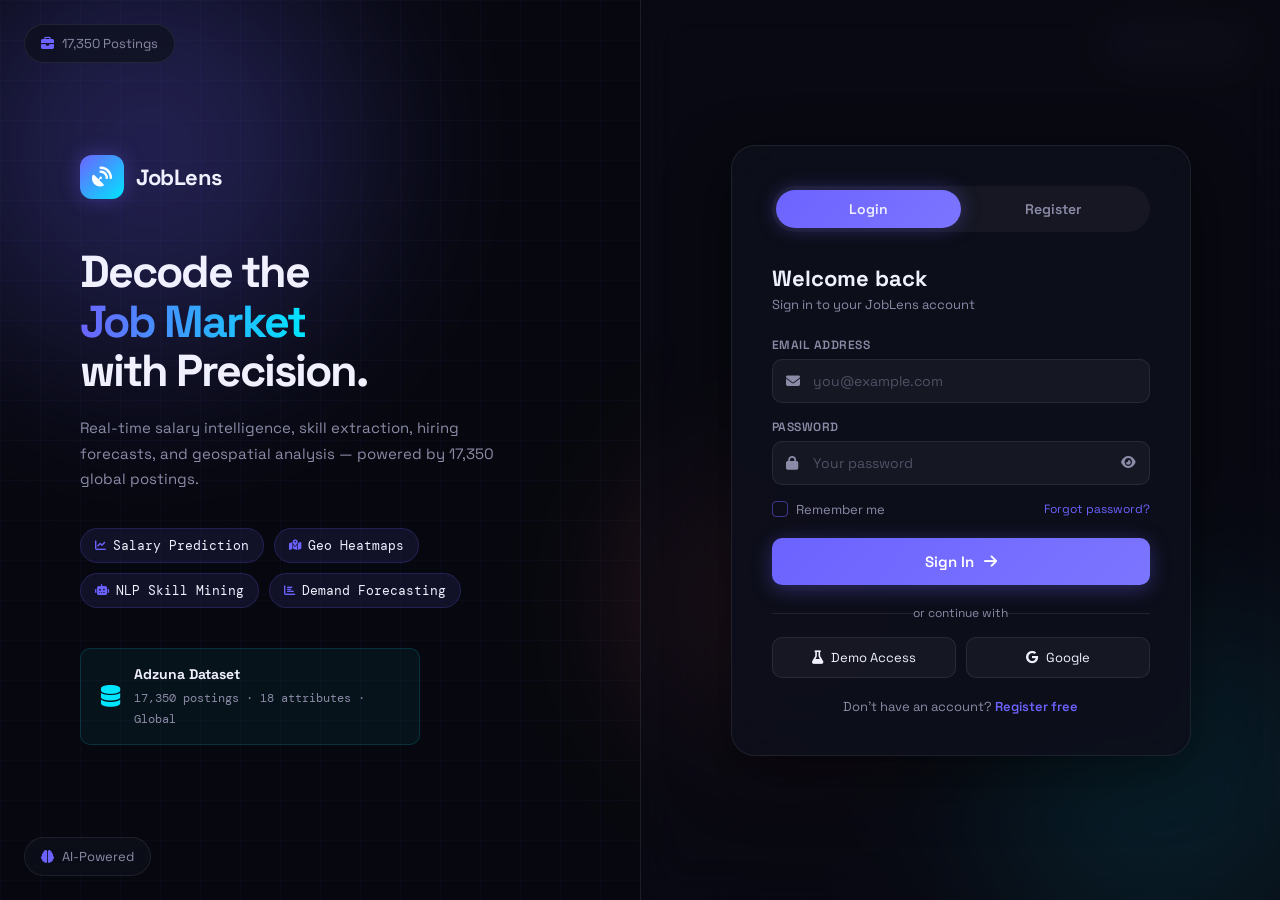
<file: index.html>
<!DOCTYPE html>
<html lang="en">
<head>
  <meta charset="UTF-8" />
  <meta name="viewport" content="width=device-width, initial-scale=1.0"/>
  <title>JobLens — Global Job Intelligence</title>
  <link rel="stylesheet" href="style.css" />
  <link href="https://fonts.googleapis.com/css2?family=Space+Grotesk:wght@300;400;500;600;700&family=DM+Mono:wght@300;400;500&display=swap" rel="stylesheet"/>
  <link rel="stylesheet" href="https://cdnjs.cloudflare.com/ajax/libs/font-awesome/6.5.0/css/all.min.css"/>
</head>
<body class="auth-body">

  <!-- Animated Background -->
  <div class="bg-grid"></div>
  <div class="bg-orbs">
    <div class="orb orb-1"></div>
    <div class="orb orb-2"></div>
    <div class="orb orb-3"></div>
  </div>

  <!-- Floating Stats Badges -->
  <div class="floating-badge badge-top-left">
    <i class="fas fa-briefcase"></i>
    <span>17,350 Postings</span>
  </div>
  <div class="floating-badge badge-top-right">
    <i class="fas fa-globe"></i>
    <span>Global Coverage</span>
  </div>
  <div class="floating-badge badge-bottom-left">
    <i class="fas fa-brain"></i>
    <span>AI-Powered</span>
  </div>

  <!-- Main Auth Container -->
  <div class="auth-wrapper">

    <!-- Left Panel -->
    <div class="auth-left">
      <div class="brand">
        <div class="brand-icon"><i class="fas fa-satellite-dish"></i></div>
        <span class="brand-name">JobLens</span>
      </div>
      <h1 class="auth-headline">
        Decode the<br/>
        <span class="highlight-text">Job Market</span><br/>
        with Precision.
      </h1>
      <p class="auth-sub">
        Real-time salary intelligence, skill extraction, hiring forecasts, and geospatial analysis — powered by 17,350 global postings.
      </p>

      <div class="feature-pills">
        <div class="pill"><i class="fas fa-chart-line"></i> Salary Prediction</div>
        <div class="pill"><i class="fas fa-map-marked-alt"></i> Geo Heatmaps</div>
        <div class="pill"><i class="fas fa-robot"></i> NLP Skill Mining</div>
        <div class="pill"><i class="fas fa-chart-bar"></i> Demand Forecasting</div>
      </div>

      <div class="dataset-badge">
        <i class="fas fa-database"></i>
        <div>
          <strong>Adzuna Dataset</strong>
          <span>17,350 postings · 18 attributes · Global</span>
        </div>
      </div>
    </div>

    <!-- Right Panel — Auth Form -->
    <div class="auth-right">
      <div class="auth-card">

        <!-- Tab Switcher -->
        <div class="tab-bar">
          <button class="tab-btn active" id="loginTab" onclick="switchTab('login')">Login</button>
          <button class="tab-btn" id="registerTab" onclick="switchTab('register')">Register</button>
          <div class="tab-indicator" id="tabIndicator"></div>
        </div>

        <!-- LOGIN FORM -->
        <div class="form-section active" id="loginForm">
          <div class="form-header">
            <h2>Welcome back</h2>
            <p>Sign in to your JobLens account</p>
          </div>

          <div class="input-group">
            <label>Email Address</label>
            <div class="input-wrap">
              <i class="fas fa-envelope"></i>
              <input type="email" id="loginEmail" placeholder="you@example.com" autocomplete="off"/>
            </div>
          </div>

          <div class="input-group">
            <label>Password</label>
            <div class="input-wrap">
              <i class="fas fa-lock"></i>
              <input type="password" id="loginPassword" placeholder="Your password"/>
              <i class="fas fa-eye toggle-eye" onclick="togglePwd('loginPassword', this)"></i>
            </div>
          </div>

          <div class="form-meta">
            <label class="checkbox-label">
              <input type="checkbox" id="rememberMe"/>
              <span class="custom-check"></span>
              Remember me
            </label>
            <a href="#" class="forgot-link">Forgot password?</a>
          </div>

          <button class="auth-btn" onclick="handleLogin()">
            <span>Sign In</span>
            <i class="fas fa-arrow-right"></i>
          </button>

          <div class="divider"><span>or continue with</span></div>

          <div class="social-btns">
            <button class="social-btn" onclick="demoLogin()">
              <i class="fas fa-flask"></i> Demo Access
            </button>
            <button class="social-btn">
              <i class="fab fa-google"></i> Google
            </button>
          </div>

          <p class="switch-text">Don't have an account? <a onclick="switchTab('register')">Register free</a></p>
        </div>

        <!-- REGISTER FORM -->
        <div class="form-section" id="registerForm">
          <div class="form-header">
            <h2>Create account</h2>
            <p>Start exploring the job market</p>
          </div>

          <div class="input-row">
            <div class="input-group">
              <label>First Name</label>
              <div class="input-wrap">
                <i class="fas fa-user"></i>
                <input type="text" id="regFirstName" placeholder="John"/>
              </div>
            </div>
            <div class="input-group">
              <label>Last Name</label>
              <div class="input-wrap">
                <i class="fas fa-user"></i>
                <input type="text" id="regLastName" placeholder="Doe"/>
              </div>
            </div>
          </div>

          <div class="input-group">
            <label>Email Address</label>
            <div class="input-wrap">
              <i class="fas fa-envelope"></i>
              <input type="email" id="regEmail" placeholder="you@example.com"/>
            </div>
          </div>

          <div class="input-group">
            <label>Job Role Interest</label>
            <div class="input-wrap">
              <i class="fas fa-briefcase"></i>
              <input type="text" id="regRole" placeholder="e.g. Data Scientist, Developer"/>
            </div>
          </div>

          <div class="input-group">
            <label>Password</label>
            <div class="input-wrap">
              <i class="fas fa-lock"></i>
              <input type="password" id="regPassword" placeholder="Min. 8 characters"/>
              <i class="fas fa-eye toggle-eye" onclick="togglePwd('regPassword', this)"></i>
            </div>
            <div class="strength-bar">
              <div class="strength-fill" id="strengthFill"></div>
            </div>
            <span class="strength-label" id="strengthLabel"></span>
          </div>

          <div class="input-group">
            <label>Confirm Password</label>
            <div class="input-wrap">
              <i class="fas fa-lock"></i>
              <input type="password" id="regConfirm" placeholder="Repeat password"/>
            </div>
          </div>

          <div class="terms-row">
            <label class="checkbox-label">
              <input type="checkbox" id="agreeTerms"/>
              <span class="custom-check"></span>
              I agree to <a href="#">Terms</a> and <a href="#">Privacy Policy</a>
            </label>
          </div>

          <button class="auth-btn" onclick="handleRegister()">
            <span>Create Account</span>
            <i class="fas fa-rocket"></i>
          </button>

          <p class="switch-text">Already have an account? <a onclick="switchTab('login')">Sign in</a></p>
        </div>

        <!-- Toast Notification -->
        <div class="toast" id="toast"></div>
      </div>
    </div>
  </div>

  <script src="auth.js"></script>
</body>
</html>
</file>
<file: style.css>
/* ===================================
   JobLens — Global Styles
   Design: Dark space + electric indigo
   Font: Space Grotesk + DM Mono
=================================== */

:root {
  --bg-deep:     #07080f;
  --bg-card:     rgba(14, 16, 28, 0.85);
  --bg-input:    rgba(255,255,255,0.04);
  --accent:      #6c63ff;
  --accent-glow: rgba(108,99,255,0.35);
  --accent2:     #00e5ff;
  --accent3:     #ff6b6b;
  --text-primary:#f0f0ff;
  --text-muted:  #8b8ba7;
  --border:      rgba(255,255,255,0.08);
  --border-hover:rgba(108,99,255,0.5);
  --success:     #00c896;
  --warning:     #ffb347;
  --error:       #ff6b6b;
  --radius:      16px;
  --radius-sm:   10px;
  --shadow:      0 20px 60px rgba(0,0,0,0.5);
}

*, *::before, *::after { box-sizing: border-box; margin: 0; padding: 0; }

body {
  font-family: 'Space Grotesk', sans-serif;
  color: var(--text-primary);
  background: var(--bg-deep);
  min-height: 100vh;
  overflow-x: hidden;
}

/* ===========================
   AUTH PAGE
=========================== */

.auth-body { overflow: hidden; }

/* Background Grid */
.bg-grid {
  position: fixed; inset: 0; z-index: 0;
  background-image:
    linear-gradient(rgba(108,99,255,0.04) 1px, transparent 1px),
    linear-gradient(90deg, rgba(108,99,255,0.04) 1px, transparent 1px);
  background-size: 40px 40px;
}

/* Orbs */
.bg-orbs { position: fixed; inset: 0; z-index: 0; pointer-events: none; }
.orb {
  position: absolute; border-radius: 50%;
  filter: blur(80px); opacity: 0.35;
  animation: floatOrb 12s ease-in-out infinite alternate;
}
.orb-1 { width: 500px; height: 500px; background: radial-gradient(circle, #6c63ff, transparent); top: -100px; left: -100px; animation-delay: 0s; }
.orb-2 { width: 400px; height: 400px; background: radial-gradient(circle, #00e5ff, transparent); bottom: -80px; right: -80px; animation-delay: 4s; }
.orb-3 { width: 300px; height: 300px; background: radial-gradient(circle, #ff6b6b, transparent); top: 50%; left: 50%; animation-delay: 2s; }
@keyframes floatOrb { from { transform: translate(0,0) scale(1); } to { transform: translate(30px,30px) scale(1.1); } }

/* Floating Badges */
.floating-badge {
  position: fixed; z-index: 5;
  display: flex; align-items: center; gap: 8px;
  background: rgba(14,16,28,0.7);
  border: 1px solid var(--border);
  padding: 10px 16px; border-radius: 40px;
  font-size: 13px; color: var(--text-muted);
  backdrop-filter: blur(12px);
  animation: floatBadge 4s ease-in-out infinite alternate;
}
.floating-badge i { color: var(--accent); }
.badge-top-left    { top: 24px; left: 24px; animation-delay: 0s; }
.badge-top-right   { top: 24px; right: 24px; animation-delay: 1s; }
.badge-bottom-left { bottom: 24px; left: 24px; animation-delay: 2s; }
@keyframes floatBadge { from { transform: translateY(0); } to { transform: translateY(-8px); } }

/* Auth Layout */
.auth-wrapper {
  position: relative; z-index: 10;
  display: grid; grid-template-columns: 1fr 1fr;
  min-height: 100vh;
}

/* ---- LEFT PANEL ---- */
.auth-left {
  display: flex; flex-direction: column;
  justify-content: center; padding: 60px 60px 60px 80px;
  position: relative;
}

.brand {
  display: flex; align-items: center; gap: 12px;
  margin-bottom: 48px;
}
.brand-icon {
  width: 44px; height: 44px;
  background: linear-gradient(135deg, var(--accent), var(--accent2));
  border-radius: 12px;
  display: flex; align-items: center; justify-content: center;
  font-size: 20px; color: #fff;
  box-shadow: 0 0 20px var(--accent-glow);
}
.brand-name { font-size: 22px; font-weight: 700; letter-spacing: -0.5px; }

.auth-headline {
  font-size: clamp(2rem, 3.5vw, 3.2rem);
  font-weight: 700;
  line-height: 1.1;
  letter-spacing: -2px;
  margin-bottom: 20px;
}
.highlight-text {
  background: linear-gradient(90deg, var(--accent), var(--accent2));
  -webkit-background-clip: text;
  -webkit-text-fill-color: transparent;
  background-clip: text;
}

.auth-sub {
  font-size: 15px; color: var(--text-muted);
  line-height: 1.7; max-width: 420px;
  margin-bottom: 36px;
}

.feature-pills {
  display: flex; flex-wrap: wrap; gap: 10px;
  margin-bottom: 40px;
}
.pill {
  display: flex; align-items: center; gap: 7px;
  padding: 8px 14px;
  background: rgba(108,99,255,0.1);
  border: 1px solid rgba(108,99,255,0.2);
  border-radius: 30px;
  font-size: 13px; color: var(--text-primary);
  font-family: 'DM Mono', monospace;
}
.pill i { color: var(--accent); font-size: 11px; }

.dataset-badge {
  display: flex; align-items: center; gap: 14px;
  padding: 16px 20px;
  background: rgba(0,229,255,0.05);
  border: 1px solid rgba(0,229,255,0.15);
  border-radius: var(--radius-sm);
  max-width: 340px;
}
.dataset-badge i { font-size: 22px; color: var(--accent2); }
.dataset-badge strong { display: block; font-size: 14px; margin-bottom: 3px; }
.dataset-badge span { font-size: 12px; color: var(--text-muted); font-family: 'DM Mono', monospace; }

/* ---- RIGHT PANEL ---- */
.auth-right {
  display: flex; align-items: center; justify-content: center;
  padding: 40px;
  background: rgba(10,11,20,0.6);
  backdrop-filter: blur(20px);
  border-left: 1px solid var(--border);
}

.auth-card {
  width: 100%; max-width: 460px;
  background: var(--bg-card);
  border: 1px solid var(--border);
  border-radius: 24px;
  padding: 40px;
  backdrop-filter: blur(30px);
  box-shadow: var(--shadow);
  position: relative;
}

/* Tab Bar */
.tab-bar {
  position: relative;
  display: flex;
  background: rgba(255,255,255,0.04);
  border-radius: 40px;
  padding: 4px;
  margin-bottom: 32px;
}
.tab-btn {
  flex: 1; padding: 10px;
  background: none; border: none;
  color: var(--text-muted); cursor: pointer;
  font-family: 'Space Grotesk', sans-serif;
  font-size: 14px; font-weight: 600;
  border-radius: 36px; z-index: 2;
  position: relative; transition: color 0.3s;
}
.tab-btn.active { color: var(--text-primary); }
.tab-indicator {
  position: absolute; top: 4px; left: 4px;
  height: calc(100% - 8px); width: calc(50% - 4px);
  background: linear-gradient(135deg, var(--accent), #7c75ff);
  border-radius: 36px;
  transition: transform 0.35s cubic-bezier(0.4,0,0.2,1);
  box-shadow: 0 0 20px var(--accent-glow);
}
.tab-indicator.right { transform: translateX(100%); }

/* Form Sections */
.form-section { display: none; }
.form-section.active { display: block; animation: fadeUp 0.3s ease; }
@keyframes fadeUp { from { opacity: 0; transform: translateY(10px); } to { opacity: 1; transform: translateY(0); } }

.form-header { margin-bottom: 24px; }
.form-header h2 { font-size: 22px; font-weight: 700; margin-bottom: 4px; }
.form-header p { font-size: 13px; color: var(--text-muted); }

/* Input Groups */
.input-row { display: grid; grid-template-columns: 1fr 1fr; gap: 12px; }
.input-group { margin-bottom: 16px; }
.input-group label { display: block; font-size: 12px; font-weight: 600; color: var(--text-muted); margin-bottom: 6px; text-transform: uppercase; letter-spacing: 0.5px; }

.input-wrap {
  position: relative; display: flex; align-items: center;
}
.input-wrap i:first-child {
  position: absolute; left: 14px;
  color: var(--text-muted); font-size: 14px; pointer-events: none;
}
.input-wrap input {
  width: 100%; padding: 12px 40px 12px 40px;
  background: var(--bg-input);
  border: 1px solid var(--border);
  border-radius: var(--radius-sm);
  color: var(--text-primary);
  font-family: 'Space Grotesk', sans-serif;
  font-size: 14px;
  transition: border-color 0.2s, box-shadow 0.2s;
  outline: none;
}
.input-wrap input:focus {
  border-color: var(--accent);
  box-shadow: 0 0 0 3px rgba(108,99,255,0.15);
  background: rgba(108,99,255,0.05);
}
.input-wrap input::placeholder { color: rgba(139,139,167,0.5); }
.toggle-eye {
  position: absolute; right: 14px;
  cursor: pointer; color: var(--text-muted);
  font-size: 13px; z-index: 2;
}

/* Strength Bar */
.strength-bar { height: 3px; background: rgba(255,255,255,0.07); border-radius: 2px; margin-top: 8px; overflow: hidden; }
.strength-fill { height: 100%; width: 0%; border-radius: 2px; transition: width 0.3s, background 0.3s; }
.strength-label { font-size: 11px; color: var(--text-muted); margin-top: 4px; display: block; font-family: 'DM Mono', monospace; }

/* Form Meta */
.form-meta { display: flex; justify-content: space-between; align-items: center; margin-bottom: 20px; }
.forgot-link { font-size: 12px; color: var(--accent); text-decoration: none; }
.forgot-link:hover { text-decoration: underline; }

/* Checkbox */
.checkbox-label { display: flex; align-items: center; gap: 8px; cursor: pointer; font-size: 13px; color: var(--text-muted); }
.checkbox-label input { display: none; }
.custom-check {
  width: 16px; height: 16px;
  border: 1.5px solid var(--border-hover);
  border-radius: 4px; flex-shrink: 0;
  transition: background 0.2s;
  display: flex; align-items: center; justify-content: center;
}
.checkbox-label input:checked + .custom-check {
  background: var(--accent);
  border-color: var(--accent);
}
.checkbox-label input:checked + .custom-check::after {
  content: '✓'; font-size: 10px; color: white; font-weight: 700;
}
.checkbox-label a { color: var(--accent); text-decoration: none; }
.terms-row { margin-bottom: 20px; }

/* Auth Button */
.auth-btn {
  width: 100%; padding: 14px;
  background: linear-gradient(135deg, var(--accent), #7c75ff);
  border: none; border-radius: var(--radius-sm);
  color: #fff; font-family: 'Space Grotesk', sans-serif;
  font-size: 15px; font-weight: 600;
  cursor: pointer; display: flex; align-items: center; justify-content: center; gap: 10px;
  transition: transform 0.2s, box-shadow 0.2s;
  box-shadow: 0 4px 20px var(--accent-glow);
  margin-bottom: 20px;
}
.auth-btn:hover { transform: translateY(-2px); box-shadow: 0 8px 30px var(--accent-glow); }
.auth-btn:active { transform: translateY(0); }

/* Divider */
.divider { text-align: center; position: relative; margin: 0 0 16px; color: var(--text-muted); font-size: 12px; }
.divider::before, .divider::after { content: ''; position: absolute; top: 50%; width: 38%; height: 1px; background: var(--border); }
.divider::before { left: 0; }
.divider::after { right: 0; }

/* Social Buttons */
.social-btns { display: grid; grid-template-columns: 1fr 1fr; gap: 10px; margin-bottom: 20px; }
.social-btn {
  padding: 11px; background: var(--bg-input);
  border: 1px solid var(--border); border-radius: var(--radius-sm);
  color: var(--text-primary); font-family: 'Space Grotesk', sans-serif;
  font-size: 13px; cursor: pointer; display: flex; align-items: center; justify-content: center; gap: 8px;
  transition: border-color 0.2s, background 0.2s;
}
.social-btn:hover { border-color: var(--accent); background: rgba(108,99,255,0.07); }

.switch-text { text-align: center; font-size: 13px; color: var(--text-muted); }
.switch-text a { color: var(--accent); cursor: pointer; font-weight: 600; }

/* Toast */
.toast {
  position: absolute; bottom: -20px; left: 50%; transform: translateX(-50%) translateY(100%);
  background: var(--accent); color: white;
  padding: 10px 20px; border-radius: 30px;
  font-size: 13px; font-weight: 600;
  opacity: 0; transition: all 0.3s;
  white-space: nowrap; z-index: 99;
}
.toast.show { opacity: 1; transform: translateX(-50%) translateY(0); }
.toast.error { background: var(--error); }
.toast.success { background: var(--success); }


/* ===========================
   DASHBOARD PAGE
=========================== */

.dash-body {
  background: var(--bg-deep);
  min-height: 100vh;
  display: flex;
}

/* Sidebar */
.sidebar {
  width: 260px; min-height: 100vh;
  background: rgba(14,16,28,0.95);
  border-right: 1px solid var(--border);
  display: flex; flex-direction: column;
  position: fixed; left: 0; top: 0;
  z-index: 100; backdrop-filter: blur(20px);
  transition: transform 0.3s;
}

.sidebar-brand {
  display: flex; align-items: center; gap: 12px;
  padding: 24px 24px 20px;
  border-bottom: 1px solid var(--border);
}
.sidebar-brand .brand-icon { width: 36px; height: 36px; font-size: 16px; border-radius: 10px; }
.sidebar-brand span { font-size: 18px; font-weight: 700; }

.user-card {
  margin: 16px;
  padding: 14px;
  background: rgba(108,99,255,0.08);
  border: 1px solid rgba(108,99,255,0.18);
  border-radius: var(--radius-sm);
}
.user-avatar {
  width: 36px; height: 36px; border-radius: 50%;
  background: linear-gradient(135deg, var(--accent), var(--accent2));
  display: flex; align-items: center; justify-content: center;
  font-weight: 700; font-size: 15px; color: white;
  margin-bottom: 8px;
}
.user-name { font-size: 14px; font-weight: 600; }
.user-role { font-size: 11px; color: var(--text-muted); font-family: 'DM Mono', monospace; margin-top: 2px; }

.nav-section { padding: 8px 12px; flex: 1; }
.nav-label {
  font-size: 10px; font-weight: 700; letter-spacing: 1.5px;
  color: var(--text-muted); padding: 12px 12px 6px;
  text-transform: uppercase;
}
.nav-item {
  display: flex; align-items: center; gap: 12px;
  padding: 11px 14px; border-radius: var(--radius-sm);
  font-size: 14px; color: var(--text-muted);
  cursor: pointer; margin-bottom: 2px;
  transition: all 0.2s; text-decoration: none;
}
.nav-item:hover { background: rgba(255,255,255,0.04); color: var(--text-primary); }
.nav-item.active { background: rgba(108,99,255,0.12); color: var(--text-primary); border-left: 2px solid var(--accent); padding-left: 12px; }
.nav-item i { width: 18px; font-size: 14px; text-align: center; }
.nav-badge {
  margin-left: auto; background: var(--accent);
  color: white; font-size: 10px; font-weight: 700;
  padding: 2px 7px; border-radius: 10px;
}

.sidebar-bottom {
  padding: 16px;
  border-top: 1px solid var(--border);
}
.logout-btn {
  width: 100%; display: flex; align-items: center; gap: 10px;
  padding: 11px 14px; border-radius: var(--radius-sm);
  background: rgba(255,107,107,0.07); border: 1px solid rgba(255,107,107,0.15);
  color: var(--error); font-size: 14px; cursor: pointer; font-family: 'Space Grotesk', sans-serif;
  transition: background 0.2s;
}
.logout-btn:hover { background: rgba(255,107,107,0.14); }

/* Main Content */
.main-content {
  margin-left: 260px; flex: 1;
  padding: 0;
  min-height: 100vh;
}

/* Top Bar */
.topbar {
  position: sticky; top: 0; z-index: 90;
  background: rgba(7,8,15,0.85);
  backdrop-filter: blur(20px);
  border-bottom: 1px solid var(--border);
  padding: 16px 32px;
  display: flex; align-items: center; gap: 20px;
}
.topbar-title { font-size: 18px; font-weight: 700; flex: 1; }
.topbar-title span { color: var(--text-muted); font-weight: 400; font-size: 14px; margin-left: 8px; }

/* Location Widget */
.location-widget {
  display: flex; align-items: center; gap: 8px;
  padding: 8px 14px;
  background: rgba(0,229,255,0.06);
  border: 1px solid rgba(0,229,255,0.15);
  border-radius: 30px; font-size: 13px;
  cursor: pointer; transition: background 0.2s;
  position: relative;
}
.location-widget:hover { background: rgba(0,229,255,0.12); }
.location-widget i { color: var(--accent2); }
#userLocation { font-family: 'DM Mono', monospace; font-size: 12px; color: var(--text-muted); max-width: 160px; white-space: nowrap; overflow: hidden; text-overflow: ellipsis; }
.loc-status { width: 8px; height: 8px; border-radius: 50%; background: var(--success); animation: pulse 2s infinite; }
@keyframes pulse { 0%,100% { opacity: 1; } 50% { opacity: 0.4; } }

.topbar-actions { display: flex; align-items: center; gap: 12px; }
.icon-btn {
  width: 36px; height: 36px; border-radius: 50%;
  background: var(--bg-input); border: 1px solid var(--border);
  display: flex; align-items: center; justify-content: center;
  cursor: pointer; color: var(--text-muted); font-size: 14px;
  transition: all 0.2s; position: relative;
}
.icon-btn:hover { border-color: var(--accent); color: var(--text-primary); }
.notif-dot { position: absolute; top: -2px; right: -2px; width: 8px; height: 8px; background: var(--error); border-radius: 50%; border: 2px solid var(--bg-deep); }

/* Dashboard Content */
.dash-content { padding: 32px; }

/* Search Hero */
.search-hero {
  background: linear-gradient(135deg, rgba(108,99,255,0.12), rgba(0,229,255,0.06));
  border: 1px solid rgba(108,99,255,0.2);
  border-radius: 20px; padding: 32px;
  margin-bottom: 32px; position: relative; overflow: hidden;
}
.search-hero::before {
  content: ''; position: absolute; top: -50%; right: -20%;
  width: 400px; height: 400px; border-radius: 50%;
  background: radial-gradient(circle, rgba(108,99,255,0.08), transparent);
  pointer-events: none;
}
.search-hero h2 { font-size: 22px; font-weight: 700; margin-bottom: 6px; }
.search-hero p { color: var(--text-muted); font-size: 14px; margin-bottom: 24px; }

.search-bar-wrap {
  display: flex; gap: 12px; flex-wrap: wrap;
}
.search-field {
  flex: 1; min-width: 180px;
  position: relative;
}
.search-field i { position: absolute; left: 14px; top: 50%; transform: translateY(-50%); color: var(--text-muted); font-size: 14px; }
.search-field input {
  width: 100%; padding: 14px 14px 14px 42px;
  background: rgba(255,255,255,0.05);
  border: 1px solid var(--border);
  border-radius: var(--radius-sm);
  color: var(--text-primary);
  font-family: 'Space Grotesk', sans-serif;
  font-size: 14px; outline: none;
  transition: border-color 0.2s, box-shadow 0.2s;
}
.search-field input:focus { border-color: var(--accent); box-shadow: 0 0 0 3px rgba(108,99,255,0.12); background: rgba(108,99,255,0.05); }

/* Autocomplete */
.autocomplete-list {
  position: absolute; top: calc(100% + 4px); left: 0; right: 0;
  background: rgba(14,16,28,0.97);
  border: 1px solid var(--border);
  border-radius: var(--radius-sm);
  max-height: 200px; overflow-y: auto;
  z-index: 200; display: none;
  backdrop-filter: blur(20px);
}
.autocomplete-list.show { display: block; }
.autocomplete-item {
  padding: 10px 16px; font-size: 13px; cursor: pointer;
  display: flex; align-items: center; gap: 10px;
  transition: background 0.15s;
}
.autocomplete-item:hover { background: rgba(108,99,255,0.12); color: var(--text-primary); }
.autocomplete-item i { color: var(--accent); font-size: 12px; }

.search-btn {
  padding: 14px 28px;
  background: linear-gradient(135deg, var(--accent), #7c75ff);
  border: none; border-radius: var(--radius-sm);
  color: white; font-family: 'Space Grotesk', sans-serif;
  font-size: 14px; font-weight: 600; cursor: pointer;
  display: flex; align-items: center; gap: 8px;
  transition: transform 0.2s, box-shadow 0.2s;
  box-shadow: 0 4px 15px var(--accent-glow);
  white-space: nowrap;
}
.search-btn:hover { transform: translateY(-2px); box-shadow: 0 8px 25px var(--accent-glow); }

/* Stats Grid */
.stats-grid {
  display: grid; grid-template-columns: repeat(4, 1fr);
  gap: 16px; margin-bottom: 28px;
}
.stat-card {
  background: var(--bg-card);
  border: 1px solid var(--border);
  border-radius: var(--radius);
  padding: 20px;
  display: flex; align-items: flex-start; gap: 14px;
  transition: border-color 0.2s, transform 0.2s;
}
.stat-card:hover { border-color: var(--border-hover); transform: translateY(-2px); }
.stat-icon {
  width: 44px; height: 44px; border-radius: 12px;
  display: flex; align-items: center; justify-content: center;
  font-size: 18px; flex-shrink: 0;
}
.stat-icon.purple { background: rgba(108,99,255,0.15); color: var(--accent); }
.stat-icon.cyan   { background: rgba(0,229,255,0.1);  color: var(--accent2); }
.stat-icon.green  { background: rgba(0,200,150,0.1);  color: var(--success); }
.stat-icon.orange { background: rgba(255,179,71,0.1); color: var(--warning); }

.stat-value { font-size: 24px; font-weight: 700; margin-bottom: 2px; letter-spacing: -1px; }
.stat-label { font-size: 12px; color: var(--text-muted); margin-bottom: 8px; }
.stat-change { font-size: 11px; font-family: 'DM Mono', monospace; }
.stat-change.up   { color: var(--success); }
.stat-change.down { color: var(--error); }

/* Charts Grid */
.charts-grid { display: grid; grid-template-columns: 1fr 1fr; gap: 20px; margin-bottom: 28px; }
.chart-card {
  background: var(--bg-card);
  border: 1px solid var(--border);
  border-radius: var(--radius);
  padding: 24px;
}
.chart-header { display: flex; justify-content: space-between; align-items: flex-start; margin-bottom: 20px; }
.chart-title { font-size: 15px; font-weight: 600; margin-bottom: 3px; }
.chart-sub { font-size: 12px; color: var(--text-muted); }
.chart-badge {
  padding: 4px 10px; border-radius: 20px; font-size: 11px; font-weight: 600;
  font-family: 'DM Mono', monospace;
}
.chart-badge.live { background: rgba(0,200,150,0.12); color: var(--success); }
.chart-badge.ai   { background: rgba(108,99,255,0.12); color: var(--accent); }
canvas { width: 100% !important; }

/* Results Section */
.results-section { display: none; margin-bottom: 28px; }
.results-section.visible { display: block; }
.results-header {
  display: flex; justify-content: space-between; align-items: center;
  margin-bottom: 16px;
}
.results-header h3 { font-size: 16px; font-weight: 600; }
.results-count { font-size: 13px; color: var(--text-muted); font-family: 'DM Mono', monospace; }

.results-grid { display: grid; grid-template-columns: repeat(auto-fill, minmax(300px, 1fr)); gap: 16px; }
.job-card {
  background: var(--bg-card); border: 1px solid var(--border);
  border-radius: var(--radius); padding: 20px;
  transition: border-color 0.2s, transform 0.2s; cursor: pointer;
}
.job-card:hover { border-color: var(--border-hover); transform: translateY(-3px); }
.job-card-top { display: flex; justify-content: space-between; align-items: flex-start; margin-bottom: 12px; }
.job-company { font-size: 12px; color: var(--text-muted); }
.job-title { font-size: 15px; font-weight: 600; margin-bottom: 2px; }
.job-tag {
  padding: 3px 10px; border-radius: 20px; font-size: 11px; font-weight: 600;
  background: rgba(108,99,255,0.12); color: var(--accent);
}
.job-meta { display: flex; flex-wrap: wrap; gap: 10px; margin: 10px 0; }
.job-meta-item { display: flex; align-items: center; gap: 5px; font-size: 12px; color: var(--text-muted); }
.job-meta-item i { font-size: 11px; color: var(--accent); }
.job-salary { font-size: 15px; font-weight: 700; color: var(--success); margin-top: 10px; }
.job-skills { display: flex; flex-wrap: wrap; gap: 6px; margin-top: 12px; }
.skill-tag {
  padding: 3px 9px; border-radius: 4px; font-size: 11px;
  background: rgba(0,229,255,0.07); color: var(--accent2);
  border: 1px solid rgba(0,229,255,0.15); font-family: 'DM Mono', monospace;
}

/* AI Insight Panel */
.ai-panel {
  background: linear-gradient(135deg, rgba(108,99,255,0.08), rgba(0,229,255,0.04));
  border: 1px solid rgba(108,99,255,0.2);
  border-radius: var(--radius); padding: 24px; margin-bottom: 28px;
  display: none;
}
.ai-panel.visible { display: block; animation: fadeUp 0.4s ease; }
.ai-panel-header { display: flex; align-items: center; gap: 12px; margin-bottom: 16px; }
.ai-avatar {
  width: 36px; height: 36px; border-radius: 10px;
  background: linear-gradient(135deg, var(--accent), var(--accent2));
  display: flex; align-items: center; justify-content: center; font-size: 16px;
}
.ai-panel-header h3 { font-size: 15px; font-weight: 600; }
.ai-panel-header span { font-size: 12px; color: var(--text-muted); }
.ai-insight-text { font-size: 14px; line-height: 1.8; color: var(--text-primary); }
.ai-insight-text strong { color: var(--accent2); }
.ai-chips { display: flex; flex-wrap: wrap; gap: 8px; margin-top: 16px; }
.ai-chip {
  padding: 6px 12px; border-radius: 20px; font-size: 12px;
  background: rgba(255,255,255,0.05); border: 1px solid var(--border);
  color: var(--text-muted); display: flex; align-items: center; gap: 6px;
}
.ai-chip i { color: var(--accent); }

/* Geo Map Placeholder */
.map-card {
  background: var(--bg-card); border: 1px solid var(--border);
  border-radius: var(--radius); padding: 24px; margin-bottom: 28px;
}
.map-placeholder {
  height: 320px; border-radius: 10px;
  background: rgba(0,0,0,0.3);
  display: flex; align-items: center; justify-content: center;
  flex-direction: column; gap: 10px;
  border: 1px dashed var(--border);
  color: var(--text-muted); font-size: 14px;
}
.map-placeholder i { font-size: 36px; color: var(--accent); opacity: 0.5; }

/* Loading Spinner */
.spinner-overlay {
  position: fixed; inset: 0; z-index: 9999;
  background: rgba(7,8,15,0.8);
  display: flex; align-items: center; justify-content: center;
  flex-direction: column; gap: 16px;
  display: none;
}
.spinner-overlay.show { display: flex; }
.spinner {
  width: 50px; height: 50px; border-radius: 50%;
  border: 3px solid var(--border);
  border-top-color: var(--accent);
  animation: spin 0.8s linear infinite;
}
@keyframes spin { to { transform: rotate(360deg); } }
.spinner-text { font-size: 14px; color: var(--text-muted); font-family: 'DM Mono', monospace; }

/* Section Title */
.section-title { font-size: 18px; font-weight: 700; margin-bottom: 16px; display: flex; align-items: center; gap: 10px; }
.section-title i { color: var(--accent); }

/* Scrollbar */
::-webkit-scrollbar { width: 5px; }
::-webkit-scrollbar-track { background: transparent; }
::-webkit-scrollbar-thumb { background: rgba(108,99,255,0.3); border-radius: 3px; }

/* Responsive */
@media (max-width: 1100px) {
  .stats-grid { grid-template-columns: repeat(2, 1fr); }
  .charts-grid { grid-template-columns: 1fr; }
}
@media (max-width: 820px) {
  .auth-wrapper { grid-template-columns: 1fr; }
  .auth-left { display: none; }
  .floating-badge { display: none; }
  .sidebar { transform: translateX(-100%); }
  .main-content { margin-left: 0; }
}
</file>
